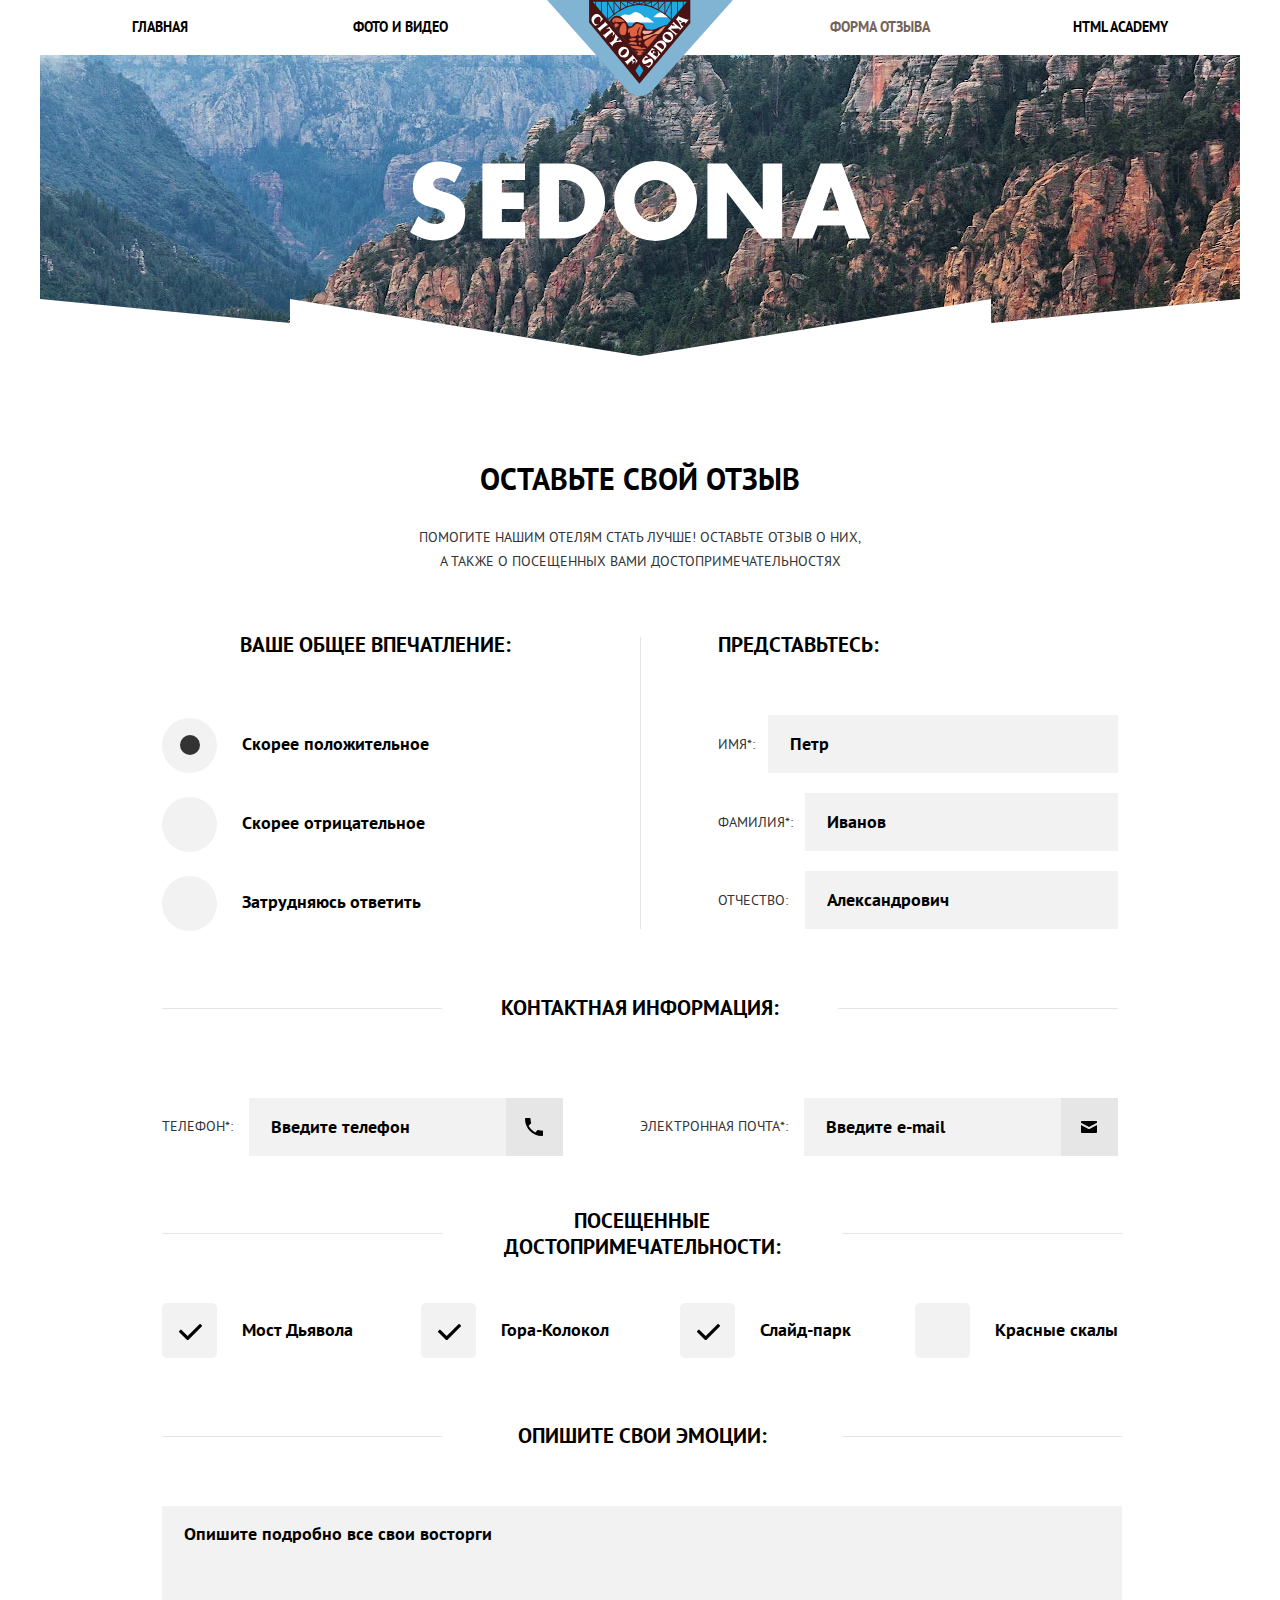
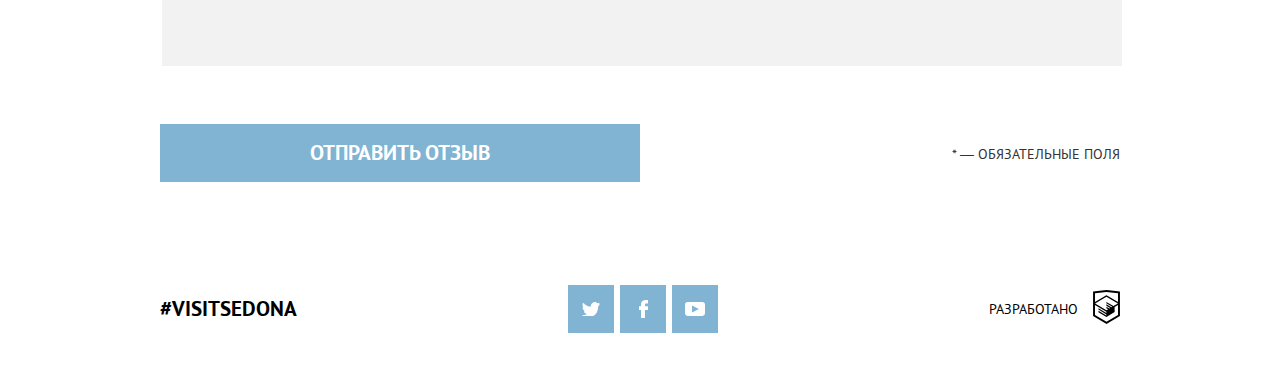
<file: form.html>
<!DOCTYPE html><html lang="ru"><head><meta charset="utf-8"><meta name="viewport" content="width=device-width,initial-scale=1"><title>Отзыв</title><link rel="preload" href="fonts/ptsans.woff" as="font"><link rel="preload" href="fonts/ptsans.woff2" as="font"><link rel="preload" href="fonts/ptsansbold.woff" as="font"><link rel="preload" href="fonts/ptsansbold.woff2" as="font"><script>document.createElement("picture");</script><script src="js/picturefill.min.js" async></script><link href="css/style.min.css" rel="stylesheet"></head><body><header class="page-header"><a href="index.html" class="page-header__logo" aria-label="Переход на главную страницу"><picture><source media="(min-width: 1200px)" srcset="img/logo-sedona-desktop.svg"><source media="(min-width: 768px)" srcset="img/logo-sedona-tablet.svg"><img class="page-header__logo-image" src="img/logo-sedona-mobile.svg" width="102" height="83" alt="Логотип Седоны"></picture></a><nav class="main-nav main-nav--closed main-nav--nojs"><button class="main-nav__toggle" type="button"><span class="visually-hidden">Открыть / Закрыть меню</span></button><div class="main-nav__wrapper"><ul class="main-nav__list site-list"><li class="site-list__item"><a class="site-list__link" href="index.html">Главная</a></li><li class="site-list__item"><a class="site-list__link" href="photo.html">Фото и видео</a></li><li class="site-list__item site-list__item--active"><a class="site-list__link site-list__link--active">Форма отзыва</a></li><li class="site-list__item"><a class="site-list__link" href="https://htmlacademy.ru/intensive/adaptive">HTML Academy</a></li></ul></div></nav></header><main class="page-main"><h1 class="page-main__title page-main__title--inner-page">Оставьте свой отзыв</h1><div class="page-main__wrapper-sedona-welcome-image page-main__wrapper-sedona-welcome-image--inner-page"><picture class="page-main__picture page-main__picture--inner-page"><source type="image/webp" media="(min-width: 768px)" srcset="img/bg-back-desktop@1x.webp, img/bg-back-desktop@2x.webp 2x"><source type="image/webp" srcset="img/bg-back-mobile@1x.webp, img/bg-back-mobile@2x.webp 2x"><source media="(min-width: 768px)" srcset="img/bg-back-desktop@1x.jpg, img/bg-back-desktop@2x.jpg 2x"><img src="img/bg-back-mobile@1x.jpg" srcset="img/bg-back-mobile@2x.jpg 2x" width="768" height="389" alt="Красивый вид в горах"></picture><img class="page-main__sedona-text page-main__sedona-text--inner-page" src="img/text-sedona.svg" width="229" height="39" alt="Добро пожаловать в Седону"></div><section class="leave-comment"><h2 class="leave-comment__title">Помогите нашим отелям стать лучше! Оставьте отзыв о них, а&nbsp;также о посещенных вами достопримечательностях</h2><form class="leave-comment__form form" action="https://echo.htmlacademy.ru/" method="post"><h3 class="form__title visually-hidden">Форма отзыва</h3><fieldset class="form__fieldset form__fieldset--person-naming"><legend class="form__fieldset-title form__fieldset-title--person-naming">Представьтесь:</legend><ul class="form__fieldset-form"><li class="form__list-item form__list-item--person-naming"><label class="form__label-text-input" for="name">Имя*:</label> <input class="form__input-text form__input-text--name" type="text" name="name" placeholder="Петр" id="name" required></li><li class="form__list-item form__list-item--person-naming"><label class="form__label-text-input" for="surname">Фамилия*:</label> <input class="form__input-text form__input-text--surname" type="text" name="surname" placeholder="Иванов" id="surname" required></li><li class="form__list-item form__list-item--person-naming"><label class="form__label-text-input" for="middle-name">Отчество:</label> <input class="form__input-text" type="text" name="middle-name" placeholder="Александрович" id="middle-name"></li></ul></fieldset><fieldset class="form__fieldset form__fieldset--contact-info"><legend class="form__fieldset-title form__fieldset-title--contact-info">Контактная информация:</legend><ul class="form__fieldset-form form__fieldset-form--contact-info"><li class="form__list-item form__list-item--tel"><label class="form__label-text-input form__label-text-input--tel" for="tel"><span class="form__span-hiding-word">Контактный</span> телефон*:</label> <input class="form__input-text form__input-text--tel" type="tel" name="tel" placeholder="Введите телефон" id="tel" pattern="[0-9]{1,15}" required></li><li class="form__list-item form__list-item--email"><label class="form__label-text-input form__label-text-input--email" for="email">Электронная почта*:</label> <input class="form__input-text form__input-text--email" type="email" name="email" placeholder="Введите e-mail" id="email" required></li></ul></fieldset><fieldset class="form__fieldset form__fieldset--impression"><legend class="form__fieldset-title form__fieldset-title--impression">Ваше общее впечатление:</legend><ul class="form__fieldset-form"><li class="form__list-item form__list-item--impression"><input class="form__input-toggle visually-hidden" type="radio" name="impression" value="positive" id="positive" checked="checked"> <label class="form__label-toggle-input form__label-toggle-input-radio" for="positive">Скорее положительное</label></li><li class="form__list-item form__list-item--impression"><input class="form__input-toggle visually-hidden" type="radio" name="impression" value="negative" id="negative"> <label class="form__label-toggle-input form__label-toggle-input-radio" for="negative">Скорее отрицательное</label></li><li class="form__list-item form__list-item--impression"><input class="form__input-toggle visually-hidden" type="radio" name="impression" value="undefined" id="undefined"> <label class="form__label-toggle-input form__label-toggle-input-radio" for="undefined">Затрудняюсь ответить</label></li></ul></fieldset><fieldset class="form__fieldset form__fieldset--sights"><legend class="form__fieldset-title form__fieldset-title--sights">Посещенные достопримечательности:</legend><ul class="form__fieldset-form form__fieldset-form--sights"><li class="form__list-item form__list-item--sights"><input class="form__input-toggle visually-hidden" type="checkbox" name="sights-devil-bridge" value="devil-bridge" id="devil-bridge" checked="checked"> <label class="form__label-toggle-input form__label-toggle-input-checkbox" for="devil-bridge">Мост Дьявола</label></li><li class="form__list-item form__list-item--sights"><input class="form__input-toggle visually-hidden" type="checkbox" name="sights-mountain-bell" value="mountain-bell" id="mountain-bell" checked="checked"> <label class="form__label-toggle-input form__label-toggle-input-checkbox" for="mountain-bell">Гора-Колокол</label></li><li class="form__list-item form__list-item--sights"><input class="form__input-toggle visually-hidden" type="checkbox" name="sights-slide-park" value="slide-park" id="slide-park" checked="checked"> <label class="form__label-toggle-input form__label-toggle-input-checkbox" for="slide-park">Слайд-парк</label></li><li class="form__list-item form__list-item--sights"><input class="form__input-toggle visually-hidden" type="checkbox" name="sights-red-rocks" value="red-rocks" id="red-rocks"> <label class="form__label-toggle-input form__label-toggle-input-checkbox" for="red-rocks">Красные скалы</label></li></ul></fieldset><fieldset class="form__fieldset form__fieldset--emotions"><legend class="form__fieldset-title form__fieldset-title--emotions">Опишите свои эмоции:</legend><textarea class="form__textarea" name="message" placeholder="Опишите подробно все свои восторги"></textarea></fieldset><button class="form__submit-button" type="submit">Отправить отзыв</button><p class="form__comment">* — обязательные поля</p></form></section></main><footer class="page-footer"><a href="index.html" class="page-footer__link-to-sedona page-footer__link-to-sedona--inner-page" aria-label="Переход на главную страницу">#VisitSedona</a><ul class="page-footer__social social"><li class="social__item"><a class="social__link social__link--twitter" href="https://twitter.com/htmlacademy_ru">Мы в Твиттере</a></li><li class="social__item"><a class="social__link social__link--facebook" href="https://www.facebook.com/htmlacademy">Мы в Фейсбуке</a></li><li class="social__item"><a class="social__link social__link--youtube" href="https://www.youtube.com/user/htmlacademyru">Мы в YouTube</a></li></ul><div class="page-footer__copyright copyright"><p class="copyright__text">Разработано</p><a class="copyright__link" href="https://htmlacademy.ru/intensive/adaptive"><span class="visually-hidden">HTML Academy</span> <svg width="27" height="34"><use xlink:href="img/sprite.svg#sprite-logo-htmlacademy"></use></svg></a></div></footer><section class="blank-fields"><h2 class="blank-fields__title">Что-то пошло не так!</h2><p class="blank-fields__instruction">Проверьте поля, выделенные красным, скорее всего вы забыли их заполнить</p><button class="blank-fields__close-button" type="button">Ок</button></section><section class="feedback-sent"><div class="feedback-sent__text-wrapper"><h2 class="feedback-sent__title">Ваш отзыв отправлен!</h2><p class="feedback-sent__message">Спасибо за ваше участие, ваш отзыв уже поступил к нам. В&nbsp;ближайшее время мы опубликуем его на сайте.</p></div><div class="feedback-sent__button-wrapper"><button class="feedback-sent__close-button" type="button">Закрыть окно</button></div></section><script src="js/svg4everybody.min.js"></script><script>svg4everybody();</script><script src="js/script.js"></script></body></html>
</file>
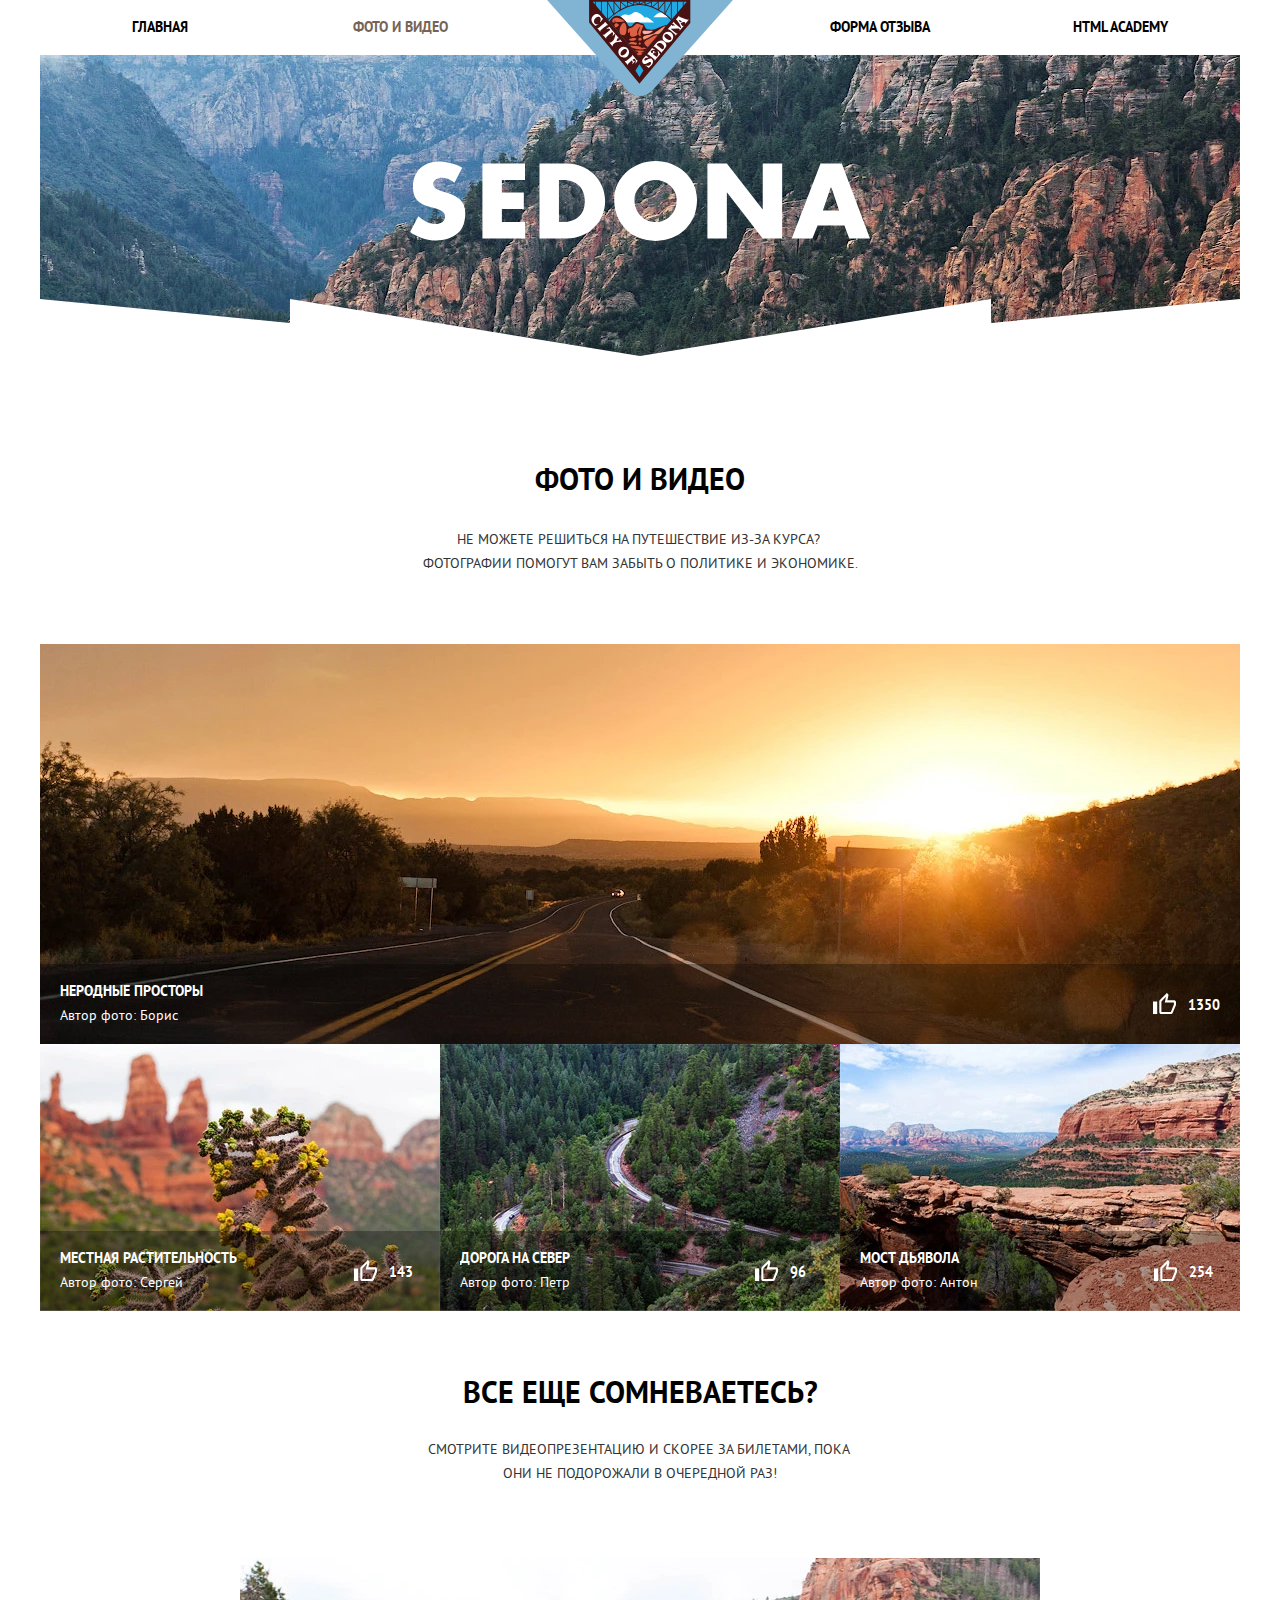
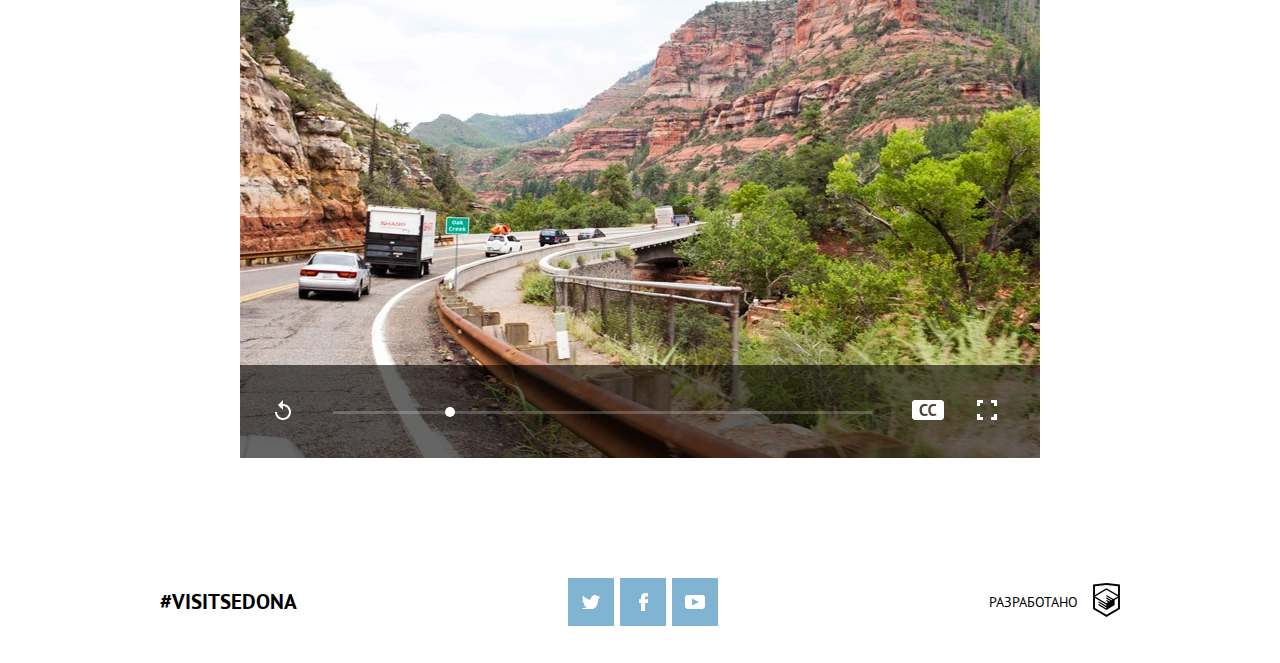
<file: photo.html>
<!DOCTYPE html><html lang="ru"><head><meta charset="utf-8"><meta name="viewport" content="width=device-width,initial-scale=1"><title>Фото и видео о Седоне</title><link rel="preload" href="fonts/ptsans.woff" as="font"><link rel="preload" href="fonts/ptsans.woff2" as="font"><link rel="preload" href="fonts/ptsansbold.woff" as="font"><link rel="preload" href="fonts/ptsansbold.woff2" as="font"><script>document.createElement("picture");</script><script src="js/picturefill.min.js" async></script><link href="css/style.min.css" rel="stylesheet"></head><body><header class="page-header"><a href="index.html" class="page-header__logo" aria-label="Переход на главную страницу"><picture><source media="(min-width: 1200px)" srcset="img/logo-sedona-desktop.svg"><source media="(min-width: 768px)" srcset="img/logo-sedona-tablet.svg"><img class="page-header__logo-image" src="img/logo-sedona-mobile.svg" width="102" height="83" alt="Логотип Седоны"></picture></a><nav class="main-nav main-nav--closed main-nav--nojs"><button class="main-nav__toggle" type="button"><span class="visually-hidden">Открыть / Закрыть меню</span></button><div class="main-nav__wrapper"><ul class="main-nav__list site-list"><li class="site-list__item"><a class="site-list__link" href="index.html">Главная</a></li><li class="site-list__item site-list__item--active"><a class="site-list__link site-list__link--active">Фото и видео</a></li><li class="site-list__item"><a class="site-list__link" href="form.html">Форма отзыва</a></li><li class="site-list__item"><a class="site-list__link" href="https://htmlacademy.ru/intensive/adaptive">HTML Academy</a></li></ul></div></nav></header><main class="page-main"><h1 class="page-main__title page-main__title--inner-page">Фото и видео</h1><div class="page-main__wrapper-sedona-welcome-image page-main__wrapper-sedona-welcome-image--inner-page"><picture class="page-main__picture page-main__picture--inner-page"><source type="image/webp" media="(min-width: 768px)" srcset="img/bg-back-desktop@1x.webp, img/bg-back-desktop@2x.webp 2x"><source type="image/webp" srcset="img/bg-back-mobile@1x.webp, img/bg-back-mobile@2x.webp 2x"><source media="(min-width: 768px)" srcset="img/bg-back-desktop@1x.jpg, img/bg-back-desktop@2x.jpg 2x"><img src="img/bg-back-mobile@1x.jpg" srcset="img/bg-back-mobile@2x.jpg 2x" width="768" height="389" alt="Красивый вид в горах"></picture><img class="page-main__sedona-text page-main__sedona-text--inner-page" src="img/text-sedona.svg" width="229" height="39" alt="Добро пожаловать в Седону"></div><section class="gallery"><h2 class="gallery__title">Не можете решиться на путешествие из-за курса?&nbsp;<br class="gallery__break">Фотографии помогут вам&nbsp;забыть о политике и экономике.</h2><ul class="gallery__list"><li class="gallery__item"><a class="gallery__image-link" href="img/photo-sunset-desktop@1x.jpg" aria-label="Открытие полноразмерного изображения"><picture class="gallery__picture gallery__picture--first-photo"><source type="image/webp" media="(min-width: 1200px)" srcset="img/photo-sunset-desktop@1x.webp, img/photo-sunset-desktop@2x.webp 2x"><source type="image/webp" media="(min-width: 768px)" srcset="img/photo-sunset-tablet@1x.webp, img/photo-sunset-tablet@2x.webp 2x"><source type="image/webp" srcset="img/photo-sunset-mobile@1x.webp, img/photo-sunset-mobile@2x.webp 2x"><source media="(min-width: 1200px)" srcset="img/photo-sunset-desktop@1x.jpg, img/photo-sunset-desktop@2x.jpg 2x"><source media="(min-width: 768px)" srcset="img/photo-sunset-tablet@1x.jpg, img/photo-sunset-tablet@2x.jpg 2x"><img class="gallery__image gallery__image--first-photo" src="img/photo-sunset-mobile@1x.jpg" srcset="img/photo-sunset-mobile@2x.jpg 2x" width="280" height="280" alt="Закат в горах, машина на дороге"></picture></a><div class="gallery__wrapper-text-counts"><div class="gallery__wrapper-text gallery__wrapper-text--first-photo"><h3 class="gallery__image-title">Неродные просторы</h3><p class="gallery__image-author">Автор фото: <span>Борис</span></p></div><p class="gallery__image-counts">1350</p></div></li><li class="gallery__item"><a class="gallery__image-link" href="img/photo-cactus-desktop@1x.jpg" aria-label="Открытие полноразмерного изображения"><picture class="gallery__picture"><source type="image/webp" media="(min-width: 1200px)" srcset="img/photo-cactus-desktop@1x.webp, img/photo-cactus-desktop@2x.webp 2x"><source type="image/webp" media="(min-width: 768px)" srcset="img/photo-cactus-tablet@1x.webp, img/photo-cactus-tablet@2x.webp 2x"><source type="image/webp" srcset="img/photo-cactus-mobile@1x.webp, img/photo-cactus-mobile@2x.webp 2x"><source media="(min-width: 1200px)" srcset="img/photo-cactus-desktop@1x.jpg, img/photo-cactus-desktop@2x.jpg 2x"><source media="(min-width: 768px)" srcset="img/photo-cactus-tablet@1x.jpg, img/photo-cactus-tablet@2x.jpg 2x"><img class="gallery__image" src="img/photo-cactus-mobile@1x.jpg" srcset="img/photo-cactus-mobile@2x.jpg 2x" width="280" height="280" alt="Цветущие кактусы на фоне гор"></picture></a><div class="gallery__wrapper-text-counts"><div class="gallery__wrapper-text"><h3 class="gallery__image-title">Местная растительность</h3><p class="gallery__image-author">Автор фото: <span>Сергей</span></p></div><p class="gallery__image-counts">143</p></div></li><li class="gallery__item"><a class="gallery__image-link" href="img/photo-roads-desktop@1x.jpg" aria-label="Открытие полноразмерного изображения"><picture class="gallery__picture"><source type="image/webp" media="(min-width: 1200px)" srcset="img/photo-roads-desktop@1x.webp, img/photo-roads-desktop@2x.webp 2x"><source type="image/webp" media="(min-width: 768px)" srcset="img/photo-roads-tablet@1x.webp, img/photo-roads-tablet@2x.webp 2x"><source type="image/webp" srcset="img/photo-roads-mobile@1x.webp, img/photo-roads-mobile@2x.webp 2x"><source media="(min-width: 1200px)" srcset="img/photo-roads-desktop@1x.jpg, img/photo-roads-desktop@2x.jpg 2x"><source media="(min-width: 768px)" srcset="img/photo-roads-tablet@1x.jpg, img/photo-roads-tablet@2x.jpg 2x"><img class="gallery__image" src="img/photo-roads-mobile@1x.jpg" srcset="img/photo-roads-mobile@2x.jpg 2x" width="280" height="280" alt="Горная дорога среди леса"></picture></a><div class="gallery__wrapper-text-counts"><div class="gallery__wrapper-text"><h3 class="gallery__image-title">Дорога на север</h3><p class="gallery__image-author">Автор фото: <span>Петр</span></p></div><p class="gallery__image-counts">96</p></div></li><li class="gallery__item"><a class="gallery__image-link" href="img/photo-bridge-desktop@1x.jpg" aria-label="Открытие полноразмерного изображения"><picture class="gallery__picture"><source type="image/webp" media="(min-width: 1200px)" srcset="img/photo-bridge-desktop@1x.webp, img/photo-bridge-desktop@2x.webp 2x"><source type="image/webp" media="(min-width: 768px)" srcset="img/photo-bridge-tablet@1x.webp, img/photo-bridge-tablet@2x.webp 2x"><source type="image/webp" srcset="img/photo-bridge-mobile@1x.webp, img/photo-bridge-mobile@2x.webp 2x"><source media="(min-width: 1200px)" srcset="img/photo-bridge-desktop@1x.jpg, img/photo-bridge-desktop@2x.jpg 2x"><source media="(min-width: 768px)" srcset="img/photo-bridge-tablet@1x.jpg, img/photo-bridge-tablet@2x.jpg 2x"><img class="gallery__image" src="img/photo-bridge-mobile@1x.jpg" srcset="img/photo-bridge-mobile@2x.jpg 2x" width="280" height="280" alt="Узкий горный перешеек"></picture></a><div class="gallery__wrapper-text-counts"><div class="gallery__wrapper-text"><h3 class="gallery__image-title">Мост дьявола</h3><p class="gallery__image-author">Автор фото: <span>Антон</span></p></div><p class="gallery__image-counts">254</p></div></li></ul></section><section class="video-presentation"><h2 class="video-presentation__main-title visually-hidden">Видеопрезентация</h2><h3 class="video-presentation__title">Все еще сомневаетесь?</h3><p class="video-presentation__promotion">Смотрите видеопрезентацию и скорее за билетами, пока&nbsp;<br class="video-presentation__break">они не подорожали в очередной раз!</p><picture class="video-presentation__picture"><source type="image/webp" media="(min-width: 1200px)" srcset="img/video-desktop@1x.webp, img/video-desktop@2x.webp 2x"><source type="image/webp" media="(min-width: 768px)" srcset="img/video-tablet@1x.webp, img/video-tablet@2x.webp 2x"><source type="image/webp" srcset="img/video-mobile@1x.webp, img/video-mobile@2x.webp 2x"><source media="(min-width: 1200px)" srcset="img/video-desktop@1x.jpg, img/video-desktop@2x.jpg 2x"><source media="(min-width: 768px)" srcset="img/video-tablet@1x.jpg, img/video-tablet@2x.jpg 2x"><img class="video-presentation__image" src="img/video-mobile@1x.jpg" srcset="img/video-mobile@2x.jpg 2x" width="320" height="201" alt="Машины на дороге в горах"></picture><div class="video-presentation__upper-module"></div><div class="video-presentation__lower-module"><button class="video-presentation__control video-presentation__control--ie11-bug-space-between-fixing" type="button" aria-label="Воспроизведение видео"><svg width="16" height="20"><use xlink:href="img/sprite.svg#sprite-icon-video-replay"></use></svg></button><div class="video-presentation__controls-wrapper"><button class="video-presentation__control" type="button" aria-label="Субтитры"><svg width="32" height="20"><use xlink:href="img/sprite.svg#sprite-icon-video-subtitles"></use></svg></button> <button class="video-presentation__control" type="button" aria-label="Во весь экран"><svg width="20" height="20"><use xlink:href="img/sprite.svg#sprite-icon-video-fullscreen"></use></svg></button></div></div></section></main><footer class="page-footer"><a href="index.html" class="page-footer__link-to-sedona page-footer__link-to-sedona--inner-page" aria-label="Переход на главную страницу">#VisitSedona</a><ul class="page-footer__social social"><li class="social__item"><a class="social__link social__link--twitter" href="https://twitter.com/htmlacademy_ru">Мы в Твиттере</a></li><li class="social__item"><a class="social__link social__link--facebook" href="https://www.facebook.com/htmlacademy">Мы в Фейсбуке</a></li><li class="social__item"><a class="social__link social__link--youtube" href="https://www.youtube.com/user/htmlacademyru">Мы в YouTube</a></li></ul><div class="page-footer__copyright copyright"><p class="copyright__text">Разработано</p><a class="copyright__link" href="https://htmlacademy.ru/intensive/adaptive"><span class="visually-hidden">HTML Academy</span> <svg width="27" height="34"><use xlink:href="img/sprite.svg#sprite-logo-htmlacademy"></use></svg></a></div></footer><script src="js/svg4everybody.min.js"></script><script>svg4everybody();</script><script src="js/script.js"></script></body></html>
</file>
<file: css/style.min.css>
/*! normalize.css v8.0.1 | MIT License | github.com/necolas/normalize.css */
html{line-height:1.15}body{margin:0;padding:0;font-family:"PT Sans","Arial",sans-serif}details,main{display:block}h1{font-size:2em;margin:.67em 0}hr{-webkit-box-sizing:content-box;box-sizing:content-box;height:0;overflow:visible}code,kbd,pre,samp{font-size:1em}a{background-color:transparent}abbr[title]{border-bottom:none;-webkit-text-decoration:underline dotted;text-decoration:underline dotted}b,strong{font-weight:bolder}small{font-size:80%}sub,sup{font-size:75%;line-height:0;position:relative;vertical-align:baseline}sub{bottom:-.25em}sup{top:-.5em}img{border-style:none;max-width:100%;height:auto}button,input,optgroup,select,textarea{font-family:inherit;font-size:100%;line-height:1.15;margin:0}button,input{overflow:visible}button,select{text-transform:none}[type=button]::-moz-focus-inner,[type=reset]::-moz-focus-inner,[type=submit]::-moz-focus-inner,button::-moz-focus-inner{border-style:none;padding:0}[type=button]:-moz-focusring,[type=reset]:-moz-focusring,[type=submit]:-moz-focusring,button:-moz-focusring{outline:1px dotted ButtonText}fieldset{padding:.35em .75em .625em}legend{color:inherit;display:table;max-width:100%;white-space:normal}progress{vertical-align:baseline}textarea{overflow:auto}[type=checkbox],[type=radio],legend{-webkit-box-sizing:border-box;box-sizing:border-box;padding:0}[type=number]::-webkit-inner-spin-button,[type=number]::-webkit-outer-spin-button{height:auto}[type=search]{outline-offset:-2px}::-webkit-file-upload-button{font:inherit}summary{display:list-item}[hidden],template{display:none}@font-face{font-family:"PT Sans";font-style:normal;font-weight:400;font-display:swap;src:url(../fonts/ptsans.woff2) format("woff2"),url(../fonts/ptsans.woff) format("woff")}@font-face{font-family:"PT Sans";font-style:normal;font-weight:700;font-display:swap;src:url(../fonts/ptsansbold.woff2) format("woff2"),url(../fonts/ptsansbold.woff) format("woff")}.visually-hidden{position:absolute;width:1px;height:1px;margin:-1px;border:0;padding:0;white-space:nowrap;-webkit-clip-path:inset(100%);clip-path:inset(100%);clip:rect(0 0 0 0);overflow:hidden}.reset-list{margin:0;padding:0;list-style:none}.page-header{position:relative;margin:0 auto;display:-webkit-box;display:-ms-flexbox;display:flex;-webkit-box-orient:vertical;-webkit-box-direction:normal;-ms-flex-direction:column;flex-direction:column;min-width:320px}.page-header__logo{position:absolute;bottom:-86px;left:50%;-webkit-transform:translateX(-50%);transform:translateX(-50%);z-index:1}@media (min-width:768px){.page-header__logo{bottom:auto;top:0}}@media (min-width:1200px){.page-header{width:1200px}.page-header__logo-image{width:188px;height:96px}}.main-nav{position:relative}.main-nav__toggle{position:absolute;width:23px;height:22px;border:0;background:0 0}.main-nav--closed .main-nav__toggle{bottom:-37px;right:20px}.main-nav--closed .main-nav__toggle::before{content:"";position:absolute;top:0;left:0;width:23px;height:4px;background-color:#81b3d2;-webkit-box-shadow:0 9px 0 0 #81b3d2,0 18px 0 0 #81b3d2;box-shadow:0 9px 0 0 #81b3d2,0 18px 0 0 #81b3d2}.main-nav--opened .main-nav__toggle{top:16px;right:20px}.main-nav--opened .main-nav__toggle::after,.main-nav--opened .main-nav__toggle::before{content:"";position:absolute;top:10px;left:-3px;width:30px;height:4px;background-color:#fff}.main-nav--opened .main-nav__toggle::before{-webkit-transform:rotate(45deg);transform:rotate(45deg);-webkit-box-shadow:none;box-shadow:none}.main-nav--opened .main-nav__toggle::after{-webkit-transform:rotate(-45deg);transform:rotate(-45deg)}@media (max-width:767px){.main-nav--closed .site-list__item{display:none}.main-nav--opened .site-list__item{display:block}.main-nav--nojs .main-nav__toggle{display:none}.main-nav--nojs .site-list__item{display:block}}@media (min-width:768px){.main-nav__toggle{display:none}}.site-list{margin:0;padding:0;list-style:none}.site-list__link{display:block;-webkit-box-sizing:border-box;box-sizing:border-box;width:100%;padding:15px 20px;font-size:18px;line-height:25px;font-weight:700;text-align:center;text-transform:uppercase;text-decoration:none;color:#fff;background-color:#81b3d2;-webkit-box-shadow:0 1px 0 0 rgba(1,1,1,.2),inset 0 1px 0 0 rgba(255,255,255,.2);box-shadow:0 1px 0 0 rgba(1,1,1,.2),inset 0 1px 0 0 rgba(255,255,255,.2)}.site-list__link:not(.site-list__link--active):focus,.site-list__link:not(.site-list__link--active):hover{background-color:#669ec0}.site-list__link:not(.site-list__link--active):active{color:rgba(255,255,255,.3);background-color:#5496bd}@media (min-width:768px){.site-list{display:-webkit-box;display:-ms-flexbox;display:flex;-ms-flex-wrap:wrap;flex-wrap:wrap}.site-list__item{width:20%}.site-list__item:nth-child(4n+2){margin-right:20%}.site-list__link{font-size:14px;color:#000;background-color:transparent;-webkit-box-shadow:none;box-shadow:none}.site-list__link--active{color:#766357}.site-list__link--active:focus,.site-list__link--active:hover{color:#604e43}.site-list__link--active:active{color:rgba(118,99,87,.3)}.site-list__link:not(.site-list__link--active):focus,.site-list__link:not(.site-list__link--active):hover{color:#81b3d2;background-color:transparent}.site-list__link:not(.site-list__link--active):active{color:rgba(0,0,0,.3);background-color:transparent}}.page-main{margin:0 auto;display:-webkit-box;display:-ms-flexbox;display:flex;-webkit-box-orient:vertical;-webkit-box-direction:normal;-ms-flex-direction:column;flex-direction:column;min-width:320px;text-transform:uppercase}.page-main__title{margin-top:40px;margin-bottom:15px;padding:0 30px;font-size:18px;line-height:26px;font-weight:700;text-align:center}.page-main__wrapper-sedona-welcome-image{position:relative;margin-top:56px;-webkit-box-ordinal-group:0;-ms-flex-order:-1;order:-1;display:-webkit-box;display:-ms-flexbox;display:flex;-webkit-box-align:start;-ms-flex-align:start;align-items:flex-start;width:100%;height:389px;background-color:#f2f2f2;overflow:hidden}.page-main__wrapper-sedona-welcome-image--inner-page{height:158px;-webkit-box-align:end;-ms-flex-align:end;align-items:flex-end}.page-main__picture{margin-left:50%;-webkit-transform:translateX(-50%);transform:translateX(-50%)}.page-main__picture img{max-width:none;display:block}.page-main__sedona-text,.page-main__wrapper-sedona-welcome-image::after{position:absolute;bottom:85px;left:50%;-webkit-transform:translateX(-50%);transform:translateX(-50%)}.page-main__sedona-text--inner-page{bottom:65px}.page-main__wrapper-sedona-welcome-image::after{content:"";bottom:0;width:1200px;height:57px;background:url(../img/bg-intro-triangle-desktop.svg) 0 0 no-repeat}@media (min-width:768px){.page-main__title{margin-top:50px;padding:0 80px;font-size:21px}.page-main__title--inner-page{margin-top:75px;font-size:30px}.page-main__wrapper-sedona-welcome-image{margin-top:0;height:518px}.page-main__wrapper-sedona-welcome-image--inner-page{height:290px}.page-main__picture img{width:1200px;height:518px}.page-main__sedona-text{bottom:93px;width:460px;height:350px}.page-main__sedona-text--inner-page{bottom:115px;height:80px}}@media (min-width:1200px){.page-main{width:1200px}.page-main__title{padding:0 350px}.page-main__title--inner-page{margin-top:110px}.page-main__wrapper-sedona-welcome-image--inner-page{height:301px}}.advantages__facilities-list,.advantages__list{margin:0;padding:0;list-style:none;overflow:hidden}.advantages__list{padding-top:28px}.advantages__facilities-list{padding-top:5px;padding-bottom:24px}.advantages__item-title{text-align:center}.advantages__facility-title,.advantages__item-title{font-size:18px;line-height:26px;font-weight:700}.advantages__facility-title--white,.advantages__item-title--white{color:#fff}.advantages__title{font-size:14px;font-weight:400;text-align:center;color:#333}.advantages__description,.advantages__number{text-align:center}.advantages__description,.advantages__facility-description,.advantages__number{font-size:14px;line-height:21px;font-weight:400;color:#333}.advantages__description--white,.advantages__facility-description--white,.advantages__number--white,.advantages__title--white{color:#fff}.advantages__title{margin-bottom:0;padding:0 30px;line-height:26px}.advantages__number{margin:0}.advantages__item-title{margin-bottom:10px}.advantages__facility-description,.advantages__facility-title{text-align:left}.advantages__wrapper-text{position:relative;padding:8px 33px 15px}.advantages__item:first-child .advantages__wrapper-text,.advantages__item:nth-child(2) .advantages__wrapper-text{padding:37px 25px 25px;background-color:#81b3d2}.advantages__item:nth-child(2) .advantages__wrapper-text{padding-top:20px}.advantages__item:nth-child(n+3){background-color:#f2f2f2}.advantages__item:first-child .advantages__wrapper-text::before{content:"";position:absolute;top:-76px;left:50%;-webkit-transform:translateX(-50%);transform:translateX(-50%);width:768px;height:90px;background:#81b3d2 url(../img/bg-triangle.svg) 50% 0 no-repeat;background-size:cover}.advantages__picture{display:-webkit-box;display:-ms-flexbox;display:flex;-webkit-box-align:center;-ms-flex-align:center;align-items:center}.advantages__item img{margin:0 auto;display:block}.advantages__item:nth-child(n+3) .advantages__wrapper-text::after{content:"";position:absolute;bottom:0;left:20px;right:20px;width:auto;height:1px;background-color:rgba(0,0,0,.1)}.advantages__item:last-child .advantages__wrapper-text::after{display:none}.advantages__facility-item{position:relative;padding:0 25px 0 70px}.advantages__facility-title{margin-top:28px;margin-bottom:10px}.advantages__facility-title::before{content:"";position:absolute;top:-7px;left:22px}.advantages__facility-title--house::before{width:37px;height:36px;background:url(../img/icon-house.svg) 0 0 no-repeat;background-size:cover}.advantages__facility-title--souvenir::before{width:32px;height:38px;background:url(../img/icon-gift.svg) 0 0 no-repeat;background-size:cover}.advantages__facility-title--food::before{top:-2px;left:19px;width:40px;height:36px;background:url(../img/icon-burger.svg) 0 0 no-repeat;background-size:cover}.advantages__break{display:none}@media (min-width:768px){.advantages__facility-title,.advantages__item-title{font-size:21px}.advantages__title{margin-bottom:22px}.advantages__facility-description,.advantages__facility-title{text-align:center}.advantages__list{display:-webkit-box;display:-ms-flexbox;display:flex;-ms-flex-wrap:wrap;flex-wrap:wrap}.advantages__item:first-child,.advantages__item:nth-child(2){display:-webkit-box;display:-ms-flexbox;display:flex;-ms-flex-wrap:wrap;flex-wrap:wrap;width:100%}.advantages__wrapper-text{padding:25px 44px 15px}.advantages__item:first-child .advantages__wrapper-text,.advantages__item:nth-child(2) .advantages__wrapper-text{-webkit-box-sizing:border-box;box-sizing:border-box;width:33.33%;padding:27px 45px 25px}.advantages__picture{width:66.67%;height:256px;overflow:hidden}.advantages__picture img{width:100%;height:auto}.advantages__item:nth-child(2) .advantages__picture{-webkit-box-ordinal-group:0;-ms-flex-order:-1;order:-1}.advantages__item:first-child .advantages__wrapper-text::before{display:none}.advantages__item:nth-child(n+3) .advantages__description{margin-top:20px;margin-bottom:30px}.advantages__item:nth-child(4) .advantages__description{padding:0 16px}.advantages__facilities-list{margin-top:40px;margin-bottom:4px;display:-webkit-box;display:-ms-flexbox;display:flex;-ms-flex-wrap:wrap;flex-wrap:wrap}.advantages__facility-item{-webkit-box-sizing:border-box;box-sizing:border-box;width:33.3%;padding:90px 45px 20px}.advantages__facility-item:nth-child(2){-webkit-box-ordinal-group:2;-ms-flex-order:1;order:1;padding:90px 42px 20px}.advantages__facility-title{margin-bottom:17px}.advantages__facility-title::before{top:10px;left:50%;-webkit-transform:translateX(-50%);transform:translateX(-50%)}.advantages__facility-title--house::before{width:75px;height:73px}.advantages__facility-title--souvenir::before{width:63px;height:75px}.advantages__facility-title--food::before{top:17px;width:76px;height:69px}.advantages__item:nth-child(n+3){-webkit-box-sizing:border-box;box-sizing:border-box;width:33.3%}.advantages__item:nth-child(n+3) .advantages__wrapper-text::after{display:none}.advantages__description--white{margin-top:20px}.advantages__break{display:block}}@media (min-width:1200px){.advantages__facilities-list{margin-bottom:25px}.advantages__item:first-child .advantages__wrapper-text{padding:27px 60px 25px}.advantages__item:nth-child(2) .advantages__wrapper-text{padding:27px 85px 25px}.advantages__item:nth-child(n+3) .advantages__description{margin-bottom:50px}.advantages__item-title--white{margin-top:25px;margin-bottom:10px}.advantages__description--white{margin-top:25px}}.find-hotel{margin-top:20px;width:100%}.find-hotel__title{margin-top:8px;margin-bottom:18px;padding:0 20px;font-size:21px;line-height:26px;font-weight:700;text-align:center}.find-hotel__link-description{padding:0 20px;font-size:14px;line-height:24px;font-weight:400;text-align:center;color:#333}.find-hotel__link{margin:36px auto 50px;display:block;width:240px;padding:16px 20px;font-size:21px;line-height:26px;font-weight:700;text-align:center;text-transform:uppercase;text-decoration:none;color:#fff;background-color:#81b3d2}.find-hotel__link:focus,.find-hotel__link:hover{background-color:#669ec0}.find-hotel__link:active{color:rgba(255,255,255,.3);background-color:#5496bd}.find-hotel__link:disabled{color:#fff;background-color:#e5e5e5}.find-hotel__break{display:none}@media (min-width:768px){.find-hotel__title{margin-top:35px;margin-bottom:30px;font-size:30px}.find-hotel__link{margin-top:42px;margin-bottom:58px;width:418px}.find-hotel__break{display:block}}@media (min-width:1200px){.find-hotel__link{margin-top:47px;margin-bottom:65px}}.map{position:relative;display:-webkit-box;display:-ms-flexbox;display:flex;width:100%;height:350px;background-color:#eee;overflow:hidden}.map__picture{position:relative;margin-left:50%;-webkit-transform:translateX(-50%);transform:translateX(-50%)}.map__picture::before{content:"";position:absolute;left:50%;top:50%;-webkit-transform:translateX(-50%) translateY(-50%);transform:translateX(-50%) translateY(-50%);-webkit-box-sizing:border-box;box-sizing:border-box;width:27px;height:27px;border:5px solid #fff;border-radius:50%;background-color:#81b3d3}.map__picture img{max-width:none;display:block}.map__google-map{position:absolute;top:0;left:50%;margin-left:-160px;z-index:-1;width:320px;height:350px;overflow:hidden}@media (min-width:768px){.map__picture img{width:1200px}}.gallery__title{margin-bottom:47px;padding:0 24px;font-size:14px;line-height:24px;font-weight:400;text-align:center;color:#333}.gallery__list{margin:0;padding:0;list-style:none}.gallery__item{position:relative;margin-bottom:40px;padding:0 20px}.gallery__item:first-child::before{content:"";position:absolute;top:-23px;left:0;right:0;width:auto;height:1px;background-color:rgba(0,0,0,.1)}.gallery__item::after{content:"";position:absolute;bottom:-17px;left:0;right:0;width:auto;height:1px;background-color:rgba(0,0,0,.1)}.gallery__image{margin:0 auto;display:block}.gallery__image-counts,.gallery__image-title{font-size:14px;line-height:24px;font-weight:700;text-align:left}.gallery__image-title{margin-bottom:0}.gallery__image-author{margin:0;font-size:14px;line-height:24px;font-weight:400;text-align:left;text-transform:none;color:#333}.gallery__image-counts{position:relative;margin-top:10px;margin-bottom:5px;padding-left:40px}.gallery__image-counts::before{content:"";position:absolute;top:0;left:0;width:22px;height:20px;background:url(../img/icon-like-style.svg) 0 0 no-repeat;background-size:cover;opacity:.3}.gallery__break{display:none}@media (min-width:768px){.gallery__title{margin-bottom:72px;padding:0 150px}.gallery__list{display:-webkit-box;display:-ms-flexbox;display:flex;-ms-flex-wrap:wrap;flex-wrap:wrap;padding:0 60px}.gallery__item{margin-bottom:0;padding:0;background-color:#f2f2f2}.gallery__item:first-child{width:100%}.gallery__item:nth-child(n+2){width:50%}.gallery__item::after,.gallery__item::before{display:none}.gallery__item:nth-child(n+2) .gallery__image-counts{margin-right:7px}.gallery__item:nth-child(3) .gallery__image-counts{margin-right:14px}.gallery__picture{display:-webkit-box;display:-ms-flexbox;display:flex;-webkit-box-align:center;-ms-flex-align:center;align-items:center;width:100%;height:267px;overflow:hidden}.gallery__picture--first-photo{height:400px}.gallery__image{width:100%;height:auto}.gallery__wrapper-text-counts{display:-webkit-box;display:-ms-flexbox;display:flex;-webkit-box-pack:justify;-ms-flex-pack:justify;justify-content:space-between;-ms-flex-wrap:wrap;flex-wrap:wrap;padding:15px 20px 17px}.gallery__wrapper-text{max-width:200px}.gallery__wrapper-text--first-photo{max-width:480px}.gallery__wrapper-text h3,.gallery__wrapper-text p{margin:0}.gallery__image-counts{margin-top:12px}.gallery__image-counts::before{left:5px}.gallery__break{display:block}}@media (min-width:1200px){.gallery__title{margin-top:20px;margin-bottom:69px;padding:0 380px}.gallery__list{padding:0}.gallery__item:nth-child(n+2){width:33.33%}.gallery__wrapper-text-counts{position:absolute;bottom:0;-webkit-box-sizing:border-box;box-sizing:border-box;width:100%;color:#fff;background-color:rgba(0,0,0,.3)}.gallery__wrapper-text{max-width:250px}.gallery__wrapper-text--first-photo{max-width:1000px}.gallery__image-title{max-height:48px;overflow:hidden}.gallery__image-author{color:#fff}.gallery__image-counts{margin-bottom:10px;-ms-flex-item-align:end;align-self:flex-end}.gallery__image-counts::before{width:23px;height:21px;opacity:1}}.video-presentation{margin-bottom:40px}.video-presentation__title{margin-top:7px;margin-bottom:25px;padding:0 20px;font-size:18px;line-height:26px;font-weight:700;text-align:center}.video-presentation__promotion{margin-bottom:35px;padding:0 30px;font-size:14px;line-height:24px;font-weight:400;text-align:center;color:#333}.video-presentation__image{margin:0 auto;display:block}.video-presentation__upper-module{position:relative;margin:-45px auto 0;width:280px;height:45px;background-color:rgba(0,0,0,.6)}.video-presentation__lower-module{position:relative;margin:0 auto;display:-webkit-box;display:-ms-flexbox;display:flex;-webkit-box-pack:justify;-ms-flex-pack:justify;justify-content:space-between;-webkit-box-align:center;-ms-flex-align:center;align-items:center;-webkit-box-sizing:border-box;box-sizing:border-box;width:280px;height:66px;padding-left:20px;padding-right:14px;background-color:#f2f2f2}.video-presentation__lower-module::before{content:"";position:absolute;top:-22px;left:22px;display:block;width:235px;height:3px;background-color:rgba(255,255,255,.2)}.video-presentation__lower-module::after{content:"";position:absolute;top:-25px;left:58px;display:block;width:10px;height:10px;border-radius:50%;background-color:#fff}.video-presentation__lower-module svg{fill:#5c6870}.video-presentation__lower-module svg:focus,.video-presentation__lower-module svg:hover{fill:#333}.video-presentation__lower-module svg:active{fill:#333;opacity:.3}.video-presentation__controls-wrapper{display:-webkit-box;display:-ms-flexbox;display:flex;-webkit-box-pack:justify;-ms-flex-pack:justify;justify-content:space-between;width:97px}.video-presentation__control{border:0;background-color:transparent}.video-presentation__control--ie11-bug-space-between-fixing{margin-right:auto}.video-presentation__break{display:none}@media (min-width:768px){.video-presentation__title{margin-top:68px;margin-bottom:29px;font-size:30px}.video-presentation__promotion{margin-bottom:73px}.video-presentation__image{width:648px;height:499px}.video-presentation__upper-module{display:none}.video-presentation__lower-module{margin-top:-93px;width:648px;height:93px;padding-left:29px;padding-right:33px;background-color:rgba(0,0,0,.6)}.video-presentation__lower-module::before{top:46px;left:93px;width:389px;height:3px}.video-presentation__lower-module::after{top:42px;left:205px}.video-presentation__lower-module svg{fill:#fff}.video-presentation__lower-module svg:focus,.video-presentation__lower-module svg:hover{fill:#fff;opacity:.6}.video-presentation__lower-module svg:active{fill:#fff;opacity:.3}.video-presentation__break{display:block}}@media (min-width:1200px){.video-presentation{margin-bottom:84px}.video-presentation__title{margin-bottom:32px}.video-presentation__image{width:800px;height:500px}.video-presentation__lower-module{width:800px;padding-right:37px}.video-presentation__lower-module::before{width:540px}}.leave-comment__title{padding:0 20px;font-size:14px;line-height:24px;font-weight:400;text-align:center;color:#333}@media (min-width:768px){.leave-comment__title{margin-top:18px;padding:0 150px}}@media (min-width:1200px){.leave-comment__title{padding:0 370px}}.form{display:-webkit-box;display:-ms-flexbox;display:flex;-webkit-box-orient:vertical;-webkit-box-direction:normal;-ms-flex-direction:column;flex-direction:column;-webkit-box-align:center;-ms-flex-align:center;align-items:center}.form__fieldset-form{margin:0;padding:0;list-style:none}.form__fieldset{margin-top:23px;width:280px;padding:0 20px;border:0}.form__fieldset--impression{margin-top:30px}.form__fieldset--sights{margin-top:18px}.form__fieldset--emotions{margin-top:7px}.form__fieldset-title,.form__label-toggle-input{font-size:18px;line-height:26px;font-weight:700;text-align:center}.form__fieldset-title{position:relative;margin-bottom:20px;width:100%}.form__fieldset-title--impression{margin-bottom:35px}.form__fieldset-title--sights{margin-bottom:32px}.form__fieldset-title::before{content:"";position:absolute;top:-19px;left:-20px;right:-20px;width:auto;height:1px;background-color:rgba(0,0,0,.1)}.form__label-toggle-input{padding-left:80px;text-transform:none}.form__label-text-input{margin-right:8px;font-size:14px;line-height:26px;font-weight:400;color:#333}.form__label-text-input--email,.form__label-text-input--tel{margin-left:20px}.form input::-moz-placeholder,.form textarea::-moz-placeholder{font-size:18px;line-height:26px;font-weight:700;color:#000}.form input::-webkit-input-placeholder,.form textarea::-webkit-input-placeholder{font-size:18px;line-height:26px;font-weight:700;color:#000}.form input:-ms-input-placeholder,.form input::-ms-input-placeholder,.form textarea:-ms-input-placeholder,.form textarea::-ms-input-placeholder{font-size:18px;line-height:26px;font-weight:700;color:#000}.form input::placeholder,.form textarea::placeholder{font-size:18px;line-height:26px;font-weight:700;color:#000}.form__list-item{position:relative;margin-bottom:20px}.form__list-item--person-naming{display:-webkit-box;display:-ms-flexbox;display:flex;-webkit-box-pack:justify;-ms-flex-pack:justify;justify-content:space-between;-webkit-box-align:center;-ms-flex-align:center;align-items:center}.form__list-item--tel{margin-bottom:12px}.form__list-item--impression{margin-bottom:43px}.form__list-item--sights{margin-bottom:54px}.form__list-item--email::before,.form__list-item--tel::before{content:"";position:absolute;bottom:0;right:0;z-index:-1;width:58px;height:58px;background:#e6e6e6 url(../img/icon-phone.svg) 50% 50% no-repeat}.form__list-item--email::before{background-image:url(../img/icon-mail.svg)}.form__input-text{-webkit-box-sizing:border-box;box-sizing:border-box;width:193px;height:58px;padding:12px 18px;border:4px solid #f2f2f2;background-color:#f2f2f2}.form__input-text--name{width:230px}.form__input-text--email,.form__input-text--tel{width:222px;margin-top:7px}.form__input-text:focus,.form__input-text:hover{border-color:#e5e5e5;background-color:#e5e5e5}.form__input-text:not(:placeholder-shown){border-color:#e5e5e5;background-color:#fff}.form__input-text--error:not(.to-override-hover){border-color:red}.form__input-toggle+.form__label-toggle-input-radio::before{content:"";position:absolute;top:-13px;left:0;width:55px;height:55px;border-radius:50%;background-color:#f2f2f2}.form__input-toggle:checked+.form__label-toggle-input-radio::after{content:"";position:absolute;top:4px;left:18px;width:20px;height:20px;border-radius:50%;background-color:#333}.form__input-toggle+.form__label-toggle-input-checkbox::before{content:"";position:absolute;top:-14px;left:0;width:55px;height:55px;border-radius:5px;background-color:#f2f2f2}.form__input-toggle:checked+.form__label-toggle-input-checkbox::after{content:"";position:absolute;top:7px;left:17px;width:24px;height:16px;background:url(../img/icon-tick.svg) 0 0 no-repeat}.form__input-toggle:enabled+label:hover::before,.form__input-toggle:enabled:focus+label::before{background-color:#e5e5e5}.form__input-toggle:enabled+label:active::before,.form__input-toggle:enabled:active+label::before{background-color:#d5d5d5}.form__input-toggle:enabled+label:active::after,.form__input-toggle:enabled:active+label::after{opacity:.3}.form__input-toggle:disabled+label{opacity:.3}.form__textarea{-webkit-box-sizing:border-box;box-sizing:border-box;width:280px;min-height:160px;padding:11px 18px;border:4px solid #f2f2f2;background-color:#f2f2f2;resize:none}.form__textarea:focus,.form__textarea:hover{border-color:#e5e5e5;background-color:#e5e5e5}.form__textarea:not(:placeholder-shown){border-color:#e5e5e5;background-color:#fff}.form__submit-button{margin:45px auto 39px;width:280px;padding:16px 20px;font-size:21px;line-height:26px;font-weight:700;text-transform:uppercase;color:#fff;border:0;background-color:#81b3d2}.form__submit-button:focus,.form__submit-button:hover{background-color:#669ec0}.form__submit-button:active{color:rgba(255,255,255,.3);background-color:#5496bd}.form__submit-button:disabled{color:#fff;background-color:#e5e5e5}.form__comment{display:none;font-size:14px;line-height:26px;font-weight:400;color:#333}@media (min-width:768px){.form{margin:0 auto;-webkit-box-orient:horizontal;-webkit-box-direction:normal;-ms-flex-direction:row;flex-direction:row;-webkit-box-pack:justify;-ms-flex-pack:justify;justify-content:space-between;-webkit-box-align:start;-ms-flex-align:start;align-items:flex-start;-ms-flex-wrap:wrap;flex-wrap:wrap;width:648px}.form__fieldset-title{font-size:21px}.form__fieldset-title--impression,.form__fieldset-title--person-naming{text-align:left}.form__fieldset-title--impression{margin-bottom:73px}.form__fieldset-title--person-naming{margin-bottom:57px}.form__fieldset-title--contact-info{margin-bottom:25px}.form__fieldset-title--sights{margin-bottom:57px;padding:0 130px}.form__fieldset-title--emotions{margin-bottom:57px}.form__fieldset-title::after,.form__fieldset-title::before{content:"";position:absolute;top:13px;left:0;width:125px;height:1px;background-color:rgba(0,0,0,.1)}.form__fieldset-title::after{left:auto;right:0}.form__fieldset-title--sights::after,.form__fieldset-title--sights::before{top:25px}.form__fieldset-title--impression::before,.form__fieldset-title--person-naming::after,.form__fieldset-title--person-naming::before{display:none}.form__fieldset-title--impression::after{top:5px;right:-42px;width:1px;height:292px}.form__fieldset{margin-top:60px;padding:0}.form__fieldset--impression{-webkit-box-ordinal-group:0;-ms-flex-order:-1;order:-1}.form__fieldset--contact-info,.form__fieldset--emotions,.form__fieldset--sights{width:100%}.form__fieldset--contact-info{margin-top:30px}.form__fieldset--person-naming{width:265px}.form__fieldset--sights{margin-top:34px}.form__fieldset--emotions{margin-top:25px}.form__fieldset-form--sights{margin-left:94px;display:-webkit-box;display:-ms-flexbox;display:flex;-ms-flex-wrap:wrap;flex-wrap:wrap;width:550px}.form__list-item--impression{margin-bottom:53px}.form__list-item--tel{margin-bottom:22px}.form__list-item--sights{margin-bottom:60px;-webkit-box-sizing:border-box;box-sizing:border-box;min-width:260px;padding-right:30px}.form__label-toggle-input-radio{padding-left:70px}.form__input-text{width:179px}.form__input-text--name{width:216px}.form__input-text--email,.form__input-text--tel{width:586px}.form__textarea{width:648px}.form__submit-button{margin:55px 0 61px;width:324px}.form__comment{margin-top:72px;display:block}}@media (min-width:1200px){.form{width:960px}.form__fieldset{margin-top:47px}.form__fieldset--impression,.form__fieldset--person-naming{width:400px}.form__fieldset--contact-info{margin-top:27px}.form__fieldset--sights{margin-top:30px}.form__fieldset--emotions{margin-top:20px}.form__fieldset-title--impression{padding-left:78px}.form__fieldset-title--sights{-webkit-box-sizing:border-box;box-sizing:border-box;min-width:990px;padding:0 320px 0 290px}.form__fieldset-title--impression::after{right:-79px}.form__fieldset-title--contact-info::after,.form__fieldset-title--contact-info::before,.form__fieldset-title--emotions::after,.form__fieldset-title--emotions::before,.form__fieldset-title--sights::after,.form__fieldset-title--sights::before{width:280px}.form__fieldset-title--sights::after{right:auto;left:680px}.form__fieldset-form--contact-info{margin-top:45px;display:-webkit-box;display:-ms-flexbox;display:flex;-webkit-box-pack:justify;-ms-flex-pack:justify;justify-content:space-between;-webkit-box-align:start;-ms-flex-align:start;align-items:flex-start}.form__fieldset-form--sights{margin:0;width:990px}.form__list-item--email,.form__list-item--tel{display:-webkit-box;display:-ms-flexbox;display:flex;-webkit-box-pack:end;-ms-flex-pack:end;justify-content:flex-end;-webkit-box-align:center;-ms-flex-align:center;align-items:center;padding-right:57px}.form__list-item--tel{margin-right:40px}.form__list-item--sights{min-width:259px}.form__list-item--sights:nth-child(3){min-width:235px}.form__list-item--sights:nth-child(4){min-width:200px}.form__label-toggle-input-radio{padding-left:80px}.form__label-text-input--email,.form__label-text-input--tel{margin-top:5px;margin-right:16px;margin-left:0}.form__input-text{width:313px}.form__input-text--name{width:350px}.form__input-text--email,.form__input-text--tel{-ms-flex-item-align:end;align-self:flex-end;width:257px}.form__textarea{width:960px}.form__submit-button{margin-bottom:67px;width:480px}.form__span-hiding-word{display:none}}.page-footer{margin:35px auto 0;display:-webkit-box;display:-ms-flexbox;display:flex;-webkit-box-orient:vertical;-webkit-box-direction:normal;-ms-flex-direction:column;flex-direction:column;-webkit-box-align:center;-ms-flex-align:center;align-items:center;-webkit-box-sizing:border-box;box-sizing:border-box;min-width:320px}.page-footer__link-to-sedona{font-size:21px;line-height:26px;font-weight:700;text-transform:uppercase;text-decoration:none;color:#000}.page-footer__link-to-sedona--inner-page:focus,.page-footer__link-to-sedona--inner-page:hover{color:#81b3d2}.page-footer__link-to-sedona--inner-page:active{color:rgba(0,0,0,.3)}@media (min-width:768px){.page-footer{margin-top:33px;margin-bottom:34px;-webkit-box-orient:horizontal;-webkit-box-direction:normal;-ms-flex-direction:row;flex-direction:row;-ms-flex-pack:distribute;justify-content:space-around;padding:0 10px}}@media (min-width:1200px){.page-footer{-webkit-box-pack:justify;-ms-flex-pack:justify;justify-content:space-between;width:1200px;padding:0 120px}}.social,.social__link{display:-webkit-box;display:-ms-flexbox;display:flex}.social{list-style:none;margin:34px 0 0;-ms-flex-wrap:wrap;flex-wrap:wrap;padding:0 20px}.social__link{position:relative;margin-top:3px;margin-bottom:3px;margin-right:6px;width:46px;height:48px;font-size:0;background-color:#81b3d2}.social__link::before{content:"";position:absolute;top:0;bottom:0;left:0;right:0;margin:auto}.social__link--twitter::before{width:18px;height:14px;background:url(../img/icon-twitter-white.svg) 0 0 no-repeat;background-size:cover}.social__link--facebook::before{width:9px;height:18px;background:url(../img/icon-facebook-white.svg) 0 0 no-repeat;background-size:cover}.social__link--youtube::before{width:20px;height:14px;background:url(../img/icon-youtube-white.svg) 0 0 no-repeat;background-size:cover}.social__link:focus,.social__link:hover{background-color:#669ec0}.social__link:active{background-color:#5496bd}.social__link:active::before{opacity:.3}.social__item:last-child .social__link{margin-right:0}@media (min-width:768px){.social{margin-top:0;max-width:400px}}.copyright{margin:27px 0 10px;display:-webkit-box;display:-ms-flexbox;display:flex;-webkit-box-align:center;-ms-flex-align:center;align-items:center}.copyright__text{margin-right:15px;font-size:14px;line-height:26px;font-weight:400;text-transform:uppercase}.copyright__link:focus,.copyright__link:hover{fill:#81b3d2}.copyright__link:active{fill:rgba(0,0,0,.3)}@media (min-width:768px){.copyright{margin:0}}.blank-fields{position:fixed;top:50%;left:50%;-webkit-transform:translateX(-50%) translateY(-50%);transform:translateX(-50%) translateY(-50%);display:none;-webkit-box-sizing:border-box;box-sizing:border-box;width:320px;min-height:280px;padding:27px 50px;text-align:center;background-color:#fff;-webkit-box-shadow:0 7px 15px 0 rgba(0,1,1,.15);box-shadow:0 7px 15px 0 rgba(0,1,1,.15)}.blank-fields__title{margin-bottom:26px;font-size:18px;line-height:26px;font-weight:700;text-align:center;text-transform:uppercase}.blank-fields__instruction{font-size:14px;line-height:24px;font-weight:400;text-align:center;text-transform:uppercase;color:#333}.blank-fields__close-button{margin-top:8px;width:180px;padding:16px 20px;font-size:18px;line-height:26px;font-weight:700;text-transform:uppercase;color:#fff;border:0;background-color:#81b3d2}.blank-fields__close-button:focus,.blank-fields__close-button:hover{background-color:#669ec0}.blank-fields__close-button:active{color:rgba(255,255,255,.3);background-color:#5496bd}.blank-fields__close-button:disabled{color:#fff;background-color:#e5e5e5}@media (min-width:768px){.blank-fields{width:400px;min-height:347px}.blank-fields__title{margin-top:30px;margin-bottom:24px;padding:0 40px;font-size:30px;line-height:40px}.blank-fields__close-button{margin-top:17px;width:272px;font-size:21px}}.feedback-sent{position:fixed;top:50%;left:50%;-webkit-transform:translateX(-50%) translateY(-50%);transform:translateX(-50%) translateY(-50%);display:none;width:320px;min-height:323px;background-color:#fff;-webkit-box-shadow:0 7px 15px 0 rgba(0,1,1,.15);box-shadow:0 7px 15px 0 rgba(0,1,1,.15)}.feedback-sent__text-wrapper{-webkit-box-sizing:border-box;box-sizing:border-box;width:100%;padding:30px 45px 10px}.feedback-sent__button-wrapper{margin-top:9px;width:100%;min-height:98px;text-align:center;background-color:#f2f2f2}.feedback-sent__title{margin-bottom:28px;font-size:18px;line-height:26px;font-weight:700;text-align:center;text-transform:uppercase}.feedback-sent__message{font-size:14px;line-height:24px;font-weight:400;text-align:center;text-transform:uppercase;color:#333}.feedback-sent__close-button{margin-top:20px;width:280px;padding:16px 20px;font-size:18px;line-height:26px;font-weight:700;text-transform:uppercase;color:#fff;border:0;background-color:#81b3d2}.feedback-sent__close-button:focus,.feedback-sent__close-button:hover{background-color:#669ec0}.feedback-sent__close-button:active{color:rgba(255,255,255,.3);background-color:#5496bd}.feedback-sent__close-button:disabled{color:#fff;background-color:#e5e5e5}@media (min-width:768px){.feedback-sent{width:640px;min-height:347px}.feedback-sent__title{font-size:30px}.feedback-sent__text-wrapper{padding:42px 75px 10px}.feedback-sent__button-wrapper{margin-top:13px;min-height:146px}.feedback-sent__close-button{margin-top:44px;width:458px;font-size:21px}}
/*# sourceMappingURL=style.min.css.map */
</file>
